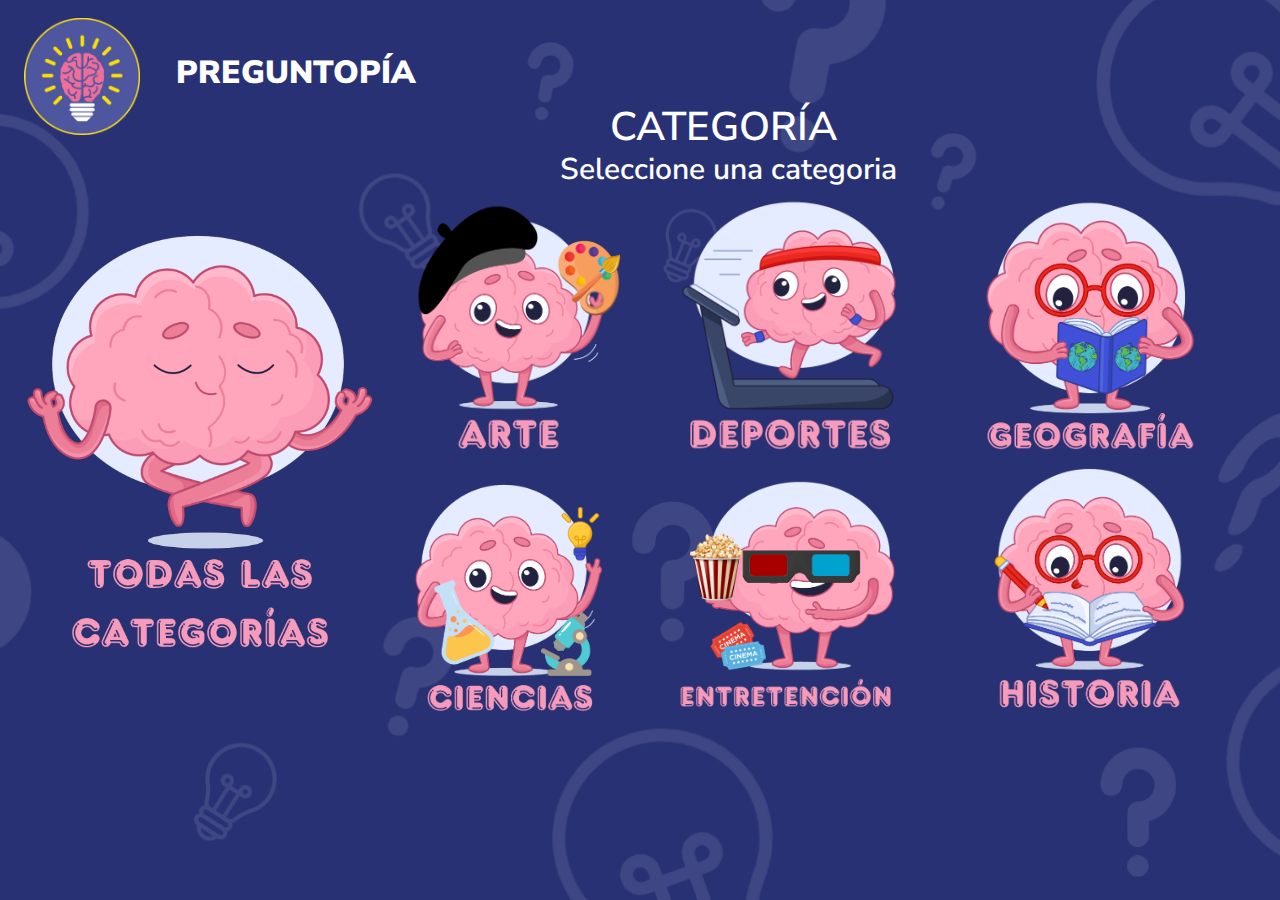
<file: Juego.html>
<!DOCTYPE html>
<html lang="en">
<head>
  <meta charset="utf-8" />
  <link rel="icon" href="/favicon.ico" />
  <meta name="viewport" content="width=device-width, initial-scale=1.0">
  <meta name="theme-color" content="#000000" />
  <title>Juego</title>
  <link rel="stylesheet" href="https://fonts.googleapis.com/css?family=Nunito+Sans%3A600%2C900"/>
  <link rel="stylesheet" href="https://fonts.googleapis.com/css?family=Source+Sans+Pro%3A600%2C900"/>
  <!-- Archivo para PC -->
  <link rel="stylesheet" media="screen and (min-width: 600px)" href="./css/styles/Estilo_Pc.css"/>
  <!-- Archivo para dispositivos móviles -->
  <link rel="stylesheet" media="screen and (max-width: 599px)" href="./css/styles/Estilo_Telefono.css"/>
  <style>

    /* Estilos específicos para teléfonos */
    @media screen and (max-width: 600px) {
        .telefono-only {
          display: block;
        }
        .desktop-tablet-only {
          display: none;
        }
      }

    /* Estilos específicos para escritorio y tabletas */
    @media screen and (min-width: 601px) {
      .telefono-only {
        display: none;
      }
      .desktop-tablet-only {
        display: block;
      }
    }
  </style>
</head>
<body>
    <!-- Contenido para teléfonos -->
    <div class="telefono-only">
        <div class="bienvenida-Movil">
          <div id="main">
              <div class="rectangle-white"></div>
              <div class="rectangle-yellow"></div>
              <img class="image-House" src="./css/assets_movil/image-Inicio.png"/>
              <img class="image-calender" src="./css/assets_movil/image-8.png"/>
              <img class="logo" src="./css/assets_movil/logo.png"/>
              <div class="oval-uDL">
              </div>
              <div class="buttonred">
              </div>
              <div class="crear-partida" onclick="modificarpagina()">Comenzar a jugar</div>
              <img class="image-brain" src="./css/assets_movil/image-14.png"/>
              <img class="image-3line" src="./css/assets_movil/image-16.png"/>
              <img class="image-bell" src="./css/assets_movil/image-7.png"/>
              <img class="image-config" src="./css/assets_movil/image-15.png"/>
              <div id="main2"></div>
              <div class="rectangle-grey">
                <img class="cerebroGreat" src='./css/assets_movil/cerebroGreat.png'/>
                <p class="text1">¡Prepárate para una batalla de cerebros!</p>
              </div>
                <div class="rectangle-opaco" onclick="continuar()" id="contenidoTutorial">
                  <img class="cerebroHi" src="./css/assets_movil/cerebroHi.png"/>
                  <img class="bubble" src="./css/assets_movil/rectangle-11.png"/>
                  <p class="textBubble">
                      ¡Qué bueno verte! <br/> Acompáñame a conocer <br/> la nueva experiencia.</p>
                  <p class="textScreen">
                      Toca en cualquier <br/> lugar para continuar </p>
              </div>
            </div>
            <div id="category-movil" style="display: none;">
            <p class="text-movil1">CATEGORÍAS</p>
            <p class="text-movil2">Seleccione una categoría:</p>
            <img class="image-movil1" data-value-movil="preguntas_artes" src="./css/assets_movil/arte.png" onclick="irAPaginamovil()"/>
            <img class="image-movil2" data-value-movil="preguntas_ciencias" src="./css/assets_movil/ciencia.png" onclick="irAPaginamovil()"/>
            <img class="image-movil3" data-value-movil="preguntas_deportes" src="./css/assets_movil/deporte.png" onclick="irAPaginamovil()"/>
            <img class="image-movil4" data-value-movil="preguntas_entretenimiento" src="./css/assets_movil/entretenimiento.png" onclick="irAPaginamovil()"/>
            <img class="image-movil5" data-value-movil="preguntas_geografia" src="./css/assets_movil/geografia.png" onclick="irAPaginamovil()"/>
            <img class="image-movil6" data-value-movil="preguntas_historia" src="./css/assets_movil/historia.png" onclick="irAPaginamovil()"/>
            <img class="image-movil7" data-value-movil="preguntas_y_respuestas" src="./css/assets_movil/todas.png" onclick="irAPaginamovil()"/>
          </div>
          <div id="Inicio-movil" style="display: none;">
            <img class="logo-Sok" src="./css/assets_movil/logo.png"/>
            <p class="preguntopa-NBc">PREGUNTOPÍA</p>
            <p class="textnombre">¿Cuál es tu nombre?</p>
            <input class="label" type="text" id="name-movil" placeholder="Ingrese su nombre" />
            <div class="iniciar-juego" onclick="cargarPreguntasMovil()">Iniciar Juego</div>
            <img class="iconoHI" src="./css/assets_movil/cerebroHi.png"/>
          <p class="Scores"></p>
              <div class="table-container-movil">
                  <table id="tablaPuntuaciones" class="table">
                    <h1>Tus puntuaciones</h1>
                    <thead>
                      <tr>
                          <th>Jugador</th>
                          <th>Puntuación</th>
                          <th>Vidas</th>
                      </tr>
                  </thead>
                  <tbody>
                      <!-- Aquí se llenarán dinámicamente los resultados del juego -->
                  </tbody>
                  </table>
                </div>
              </div>
          <div id="trivia-container-movil" style="display: none;">
            <div class="block">
              <img class="image-category-movil" id="imagenDinamica_movil"/>
              <p class="question" id="question-movil"></p>
              <p class="points">Puntuación: <span id="puntuacion-movil">0</span></p>
              <p class="life">Vidas: <span id="vidas-movil">5</span></p>
              <!-- Cambiar a botones y manejar la respuesta directamente -->
              <div class="reloj-movil" id="timer-movil">15</div>
              <div id="options-movil"></div>
              <div id="respuesta-movil"></div>
            </div>
        </div>
        <div id="fin-juego-movil" style="display: none;">
            <div class="rectangle-white"></div>
            <div class="rectangle-yellow"></div>
            <img class="image-House" src="./css/assets_movil/image-Inicio.png" onclick="volverMovil()"/>
            <img class="image-calender" src="./css/assets_movil/image-8.png"/>
            <img class="logo" src="./css/assets_movil/logo.png"/>
            <div class="oval-uDL"></div>
            <img class="image-brain" src="./css/assets_movil/image-14.png"/>
            <img class="image-3line" src="./css/assets_movil/image-16.png"/>
            <img class="image-bell" src="./css/assets_movil/image-7.png"/>
            <img class="image-config" src="./css/assets_movil/image-15.png"/>
            <p class="final">¡Juego Terminado!</p>
            <img class="image-win" src="./css/assets_movil/CerebroWin.png"/>
            <div class="puntaje-movil">
              <p class="puntos-ganados-movil">Puntos ganados en este juego</p>
              <p class="puntos"><span id="puntuacionResultado-movil"></span></p>
            </div>
            <div class="ganador-movil">
              <div class="rectangle-movil">
              </div>
              <div class="nombre-movil-text">Nombre</div>
              <div class="ganador-movil-text"><span id="nombreResultado-movil"></span></div>
              <p class="vidas">Vidas Restantes: <span id="vidasResultado-movil"></span></p>
            </div>
            <button class="buttonback-movil"onclick="CambiarCategoria()">Elegir Categoria</button>
            <button class="button-movil"onclick="volverAJugarmovil()">Volver a Jugar</button>
          </div>
        </div>
    </main>
    </div>
        </div>   
      </div>
    <script>
        function continuar() {
          // Oculta el contenidoTutorial al hacer clic
          document.getElementById('contenidoTutorial').style.display = 'none';
          masHTML = `<img class="cerebroHi2" src="./css/assets_movil/cerebroHi.png"/>
                  <img class="bubble2" src="./css/assets_movil/rectangle-11.png"/>
                  <p class="textBubble2">
                      Pulsa Comenzar a Jugar para elegir Categoria <br/> Pulsa el cerebro para desafiar tu mente <br/>
                      Pulsa el calendario para el reto diario <br/> Pulsa la casa para volver.</p>`;
          document.getElementById('main2').innerHTML = masHTML;
        }
    </script>
    <script>
      function modificarpagina() {
        // Ocultar contenedor de resultados del juego
        document.getElementById('category-movil').style.display = 'block';
        document.getElementById('main').style.display = 'none';
      }
    </script>
    <script>
      function irAPaginamovil() {
        // Obtener el valor de data-value del elemento clicado
        var categoriamovil = event.target.getAttribute('data-value-movil');

        // Guardar la categoría en localStorage
        localStorage.setItem('categoria-movil', categoriamovil);

        switch (categoriamovil) {
              case 'preguntas_artes':
                imagenDinamica_movil.src = './css/assets_movil/arte.png';
                break;
              case 'preguntas_ciencias':
                imagenDinamica_movil.src = './css/assets_movil/ciencia.png';
                break;
              case 'preguntas_deportes':
                imagenDinamica_movil.src = './css/assets_movil/deporte.png';
                break;
              case 'preguntas_entretenimiento':
                imagenDinamica_movil.src = './css/assets_movil/entretenimiento.png';
                break;
              case 'preguntas_geografia':
                imagenDinamica_movil.src = './css/assets_movil/geografia.png';
                break;
              case 'preguntas_historia':
                imagenDinamica_movil.src = './css/assets_movil/historia.png';
                break;
              case 'preguntas_y_respuestas':
                imagenDinamica_movil.src = './css/assets_movil/todas.png';
                break;
            }

        // Obtener el elemento con id 'category-movil' y ocultarlo si existe
        var categoryMovilDiv = document.getElementById('category-movil');
        if (categoryMovilDiv) {
            categoryMovilDiv.style.display = 'none';
            document.getElementById('Inicio-movil').style.display = 'block';
        } else {
            console.error("Elemento 'category-movil' no encontrado.");
        }
      }
    </script>
    <script>
      function CambiarCategoria() {
        // Restablecer vidas y puntuación
        vidas_movil = 5;
        puntuacion_movil = 0;
        juegoFinalizado_movil = false;

        // Actualizar la información del juego en pantalla
        actualizarInfoJuegoMovil();

        // Ocultar contenedor de resultados del juego
        document.getElementById('fin-juego-movil').style.display = 'none';
        document.getElementById('category-movil').style.display = 'block';
      }
  </script>
  <script>
    function volverAJugarmovil() {
      // Restablecer vidas y puntuación
      vidas_movil = 5;
      puntuacion_movil = 0;
      juegoFinalizado_movil = false;

      // Actualizar la información del juego en pantalla
      actualizarInfoJuegoMovil();
      cargarPreguntasMovil();

      document.getElementById('fin-juego-movil').style.display = 'none';
      document.getElementById('trivia-container-movil').style.display = 'block';
    }
  </script>
  <script>
    function volverMovil() {
      // Restablecer vidas y puntuación
      vidas_movil = 5;
      puntuacion_movil = 0;
      juegoFinalizado_movil = false;

      // Actualizar la información del juego en pantalla
      actualizarInfoJuegoMovil();

      document.getElementById('fin-juego-movil').style.display = 'none';
      document.getElementById('main').style.display = 'block';
    }
  </script>

    <!-- Contenido para PC y tabletas -->
    <div class="desktop-tablet-only">
        <div class="bienvenida-MBp">
            <div class="group-2-9J2">
                <img class="logo-CvW" src="./css/assets/logo.png" onclick="returnLobby()"/>
                <p class="preguntopa-LG2">PREGUNTOPÍA</p>
            </div>
            <div id="category">
               <p class="text11">CATEGORÍA</p>
                <p class="text10">Seleccione una categoria</p>
                <img class="image1" data-value="preguntas_artes" src="./css/assets/arte.png" onclick="irAPagina()"/>
                <img class="image2" data-value="preguntas_ciencias" src="./css/assets/ciencia.png" onclick="irAPagina()"/>
                <img class="image3" data-value="preguntas_deportes" src="./css/assets/deporte.png" onclick="irAPagina()"/>
                <img class="image4" data-value="preguntas_entretenimiento" src="./css/assets/entretenimiento.png" onclick="irAPagina()"/>
                <img class="image5" data-value="preguntas_geografia" src="./css/assets/geografia.png" onclick="irAPagina()"/>
                <img class="image6" data-value="preguntas_historia" src="./css/assets/historia.png" onclick="irAPagina()"/>
                <img class="image7" data-value="preguntas_y_respuestas" src="./css/assets/todas.png" onclick="irAPagina()"/>
            </div>
            <main>
              <form id="form-container" style="display: none;">
                <div id="info-container">
                    <img class="image8" src="./css/assets/CerebroT.png"/>
                </div>
                <p class="text3">¿Cuál es tu nombre?</p>
                <input class="label" type="text" id="name" placeholder="Ingrese su nombre"/>
            
                <div class="group-3-7yc" onclick="cargarPreguntas()">
                    <p>Iniciar Juego</p>
                </div>
                <div class="table-container">
                    <table class="table">
                      <h1>Resultados del Juego</h1>
                        <thead>
                            <tr>
                                <th><h2>Nombre Jugador</h2></th>
                                <th><h2>Puntuación</h2></th>
                                <th><h2>Vidas</h2></th>
                            </tr>
                        </thead>
                        <tbody>
                          <td>
                            <!-- Aquí se llenarán dinámicamente los resultados del juego -->
                          </td>
                        </tbody>
                    </table>
                </div>
            </form>
              <div id="trivia-container" style="display: none;">
                  <img class="image-category" id="imagenDinamica"/>
                  <p class="text5" id="question"></p>
                  <p class="text">Puntuación: <span id="puntuacion">0</span></p>
                  <p class="text2">Vidas: <span id="vidas">5</span></p>
                  <!-- Cambiar a botones y manejar la respuesta directamente -->
                  <div class="reloj-emY" id="timer">15</div>
                  <div id="options"></div>
                  <div id="respuesta"></div>
              </div>
  
              <div id="fin-juego" style="display: none;">
                  <p class="text6">¡Juego Terminado!</p>
                  <div class="image9">
                  </div>
                  <div class="puntaje-DFp">
                    <p class="puntos-ganados">Puntos ganados en este juego</p>
                    <p class="text8"><span id="puntuacionResultado"></span></p>
                  </div>
                  <div class="ganador">
                    <div class="rectangle-3">
                    </div>
                    <div class="nombre-text">Nombre</div>
                    <div class="ganador-text"><span id="nombreResultado"></span></div>
                    <p class="text9">Vidas Restantes: <span id="vidasResultado"></span></p>
                  </div>
                  <button class="buttonback"onclick="volverAPagina()">Volver al Inicio</button>
                  <button class="button"onclick="volverAJugar()">Volver a Jugar</button>
                </div>
              </div>
          </main>
          </div>
          <script>
            function volverAPagina() {
              // Restablecer vidas y puntuación
              vidas = 5;
              puntuacion = 0;
              juegoFinalizado = false;
  
              // Actualizar la información del juego en pantalla
              actualizarInfoJuego();
  
              // Ocultar contenedor de resultados del juego
              document.getElementById('fin-juego').style.display = 'none';
              document.getElementById('category').style.display = 'block';
            }
        </script>
          <script>
            function volverAJugar() {
              // Restablecer vidas y puntuación
              vidas = 5;
              puntuacion = 0;
              juegoFinalizado = false;

              // Actualizar la información del juego en pantalla
              actualizarInfoJuego();
              cargarPreguntas();
  
              // Ocultar contenedor de resultados del juego
              document.getElementById('trivia-container').style.display = 'block';
              document.getElementById('fin-juego').style.display = 'none';
            }
        </script>
        </div>
        <script>
          function irAPagina() {
            // Obtener el valor de data-value del elemento clicado
            var categoria = event.target.getAttribute('data-value');
            
            // Guardar la categoría en localStorage
            localStorage.setItem('categoria', categoria);

            // Obtener el elemento img que mostrará la imagen dinámica
            var imagenDinamica = document.getElementById('imagenDinamica');

            // Cambiar la imagen según el valor de data-value
            switch (categoria) {
              case 'preguntas_artes':
                imagenDinamica.src = './css/assets/arte.png';
                break;
              case 'preguntas_ciencias':
                imagenDinamica.src = './css/assets/ciencia.png';
                break;
              case 'preguntas_deportes':
                imagenDinamica.src = './css/assets/deporte.png';
                break;
              case 'preguntas_entretenimiento':
                imagenDinamica.src = './css/assets/entretenimiento.png';
                break;
              case 'preguntas_geografia':
                imagenDinamica.src = './css/assets/geografia.png';
                break;
              case 'preguntas_historia':
                imagenDinamica.src = './css/assets/historia.png';
                break;
              case 'preguntas_y_respuestas':
                imagenDinamica.src = './css/assets/todas.png';
                break;
            }
            // Ocultar contenedor de resultados del juego
            document.getElementById('form-container').style.display = 'block';
              document.getElementById('category').style.display = 'none';
          }
        </script>
    <script>
        function returnLobby() {
        window.location.href = "./css/bienvenida.html";
    }
    </script>
    </div>
  <script src="ProjectoIntegrador.js" defer></script>
  <script src="ProyectoIntegradorMovil.js" defer></script>
</body>
</html>
</file>
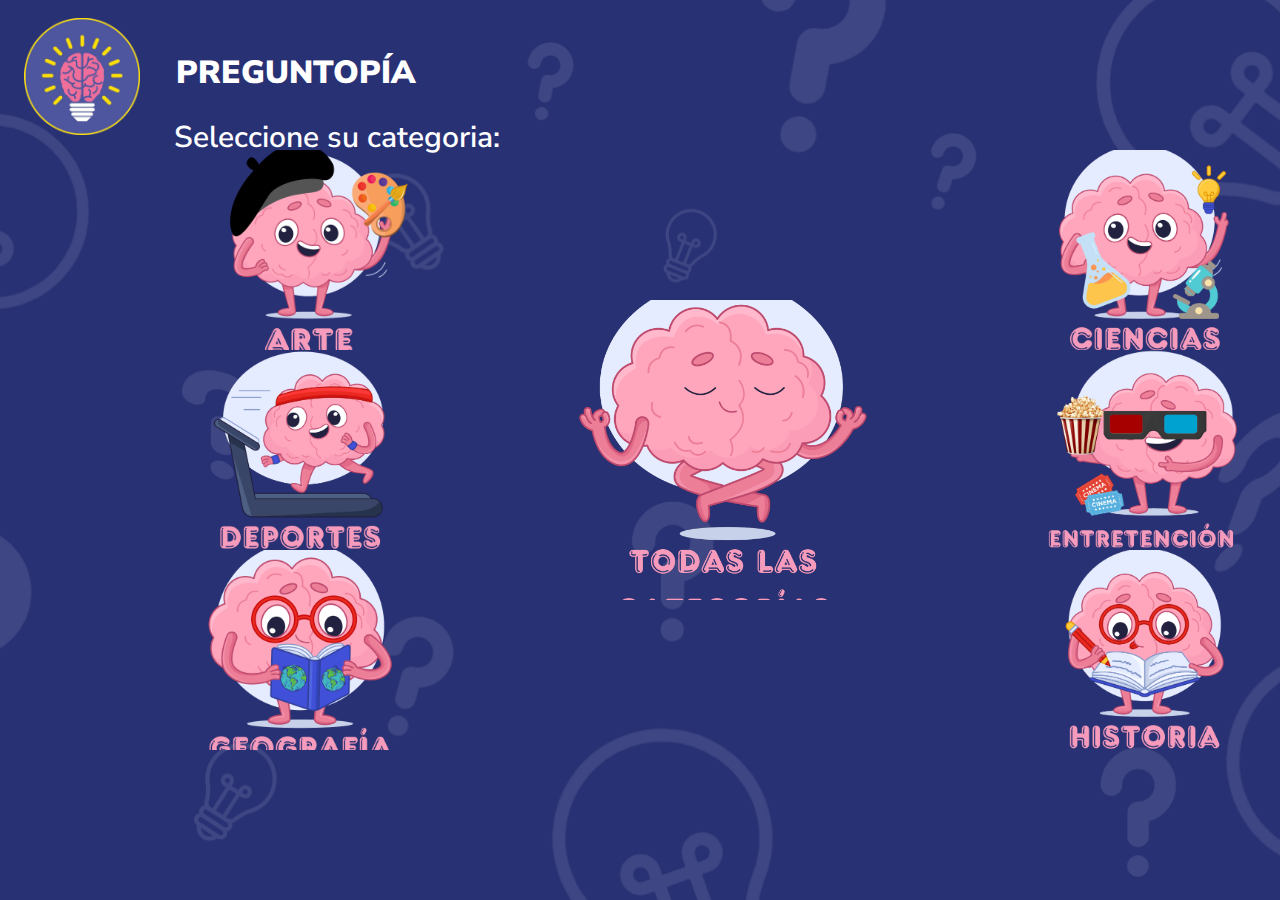
<file: PI-Web.html>
<!DOCTYPE html>
<html lang="en">
<head>
    <meta charset="utf-8" />
    <link rel="icon" href="/favicon.ico" />
    <meta name="viewport" content="width=device-width, initial-scale=1.0">
    <meta name="theme-color" content="#000000" />
    <title>Juego de Trivia</title>
    <link rel="stylesheet" href="https://fonts.googleapis.com/css?family=Nunito+Sans%3A600%2C900"/>
    <link rel="stylesheet" href="https://fonts.googleapis.com/css?family=Source+Sans+Pro%3A600%2C900"/>
    <link rel="stylesheet" href="./css/styles/bienvenida.css"/>
</head>

<body>
    <div class="bienvenida-MBp">
    <div class="group-2-9J2">
        <img class="logo-CvW" src="./css/assets/logo.png" onclick="volverAPagina()"/>
        <p class="preguntopa-LG2">PREGUNTOPÍA</p>
        <p class="text4">Seleccione su categoria:</p>
    </div>
    <div id="category">
        <img class="image1" id="category" value="preguntas_artes" src="./css/assets/arte.png" onclick="irAPagina()"/>
        <img class="image2" id="category" value="preguntas_ciencias" src="./css/assets/ciencia.png" onclick="irAPagina()"/>
        <img class="image3" id="category" value="preguntas_deportes" src="./css/assets/deporte.png" onclick="irAPagina()"/>
        <img class="image4" id="category" value="preguntas_entretenimiento" src="./css/assets/entretenimiento.png" onclick="irAPagina()"/>
        <img class="image5" id="category" value="preguntas_geografia" src="./css/assets/geografia.png" onclick="irAPagina()"/>
        <img class="image6" id="category" value="preguntas_historia" src="./css/assets/historia.png" onclick="irAPagina()"/>
        <img class="image7" id="category" value="preguntas_y_respuestas" src="./css/assets/todas.png" onclick="irAPagina()"/>
    </div>
        <script>
            function irAPagina() {
              window.location.href = "../Juego.html";
           }
        </script>

        <script>
            function volverAPagina() {
            window.location.href = "./css/bienvenida.html";
        }
        </script>
</body>
</html>
</file>
<file: css/styles/Estilo_Pc.css>
html {
	font-size:62.5%;
}
* {
	margin: 0;
	padding: 0;
}
ul, li {
	list-style: none;
}
input {
	border: none;
}
body {
  height: 100vh;
  margin: 0;
  padding: 0;
  overflow: hidden;
}
.bienvenida-MBp {
  width: 100%;
  height: 100vh;
  background-size: cover;
  background-repeat: no-repeat;
  background-position: center;
  background-image: url('../assets/vector-1.png');
  background-color: #ffffff;
}
.bienvenida-MBp .preprate-para-la-aventura-intelectual-de-tu-vida-sZU {
  width: 73.3rem;
  height: 15.9rem;
  position: absolute;
  left: 12rem;
  top: 20rem;
  font-size: 5.8rem;
  font-weight: 600;
  line-height: 1.3625;
  color: #ffffff;
  font-family: Nunito Sans, 'Source Sans Pro';
}
.bienvenida-MBp .el-universo-donde-la-trivia-cobra-vida-enfrenta-desafos-compite-con-jugadores-globales-y-escala-hasta-la-cima-del-saber-descbrelo-ahora-y-sumrgete-en-el-desafo-whk {
  width: 51.4rem;
  height: 8.2rem;
  position: absolute;
  left: 12rem;
  top: 38rem;
  font-size: 2rem;
  font-weight: 600;
  line-height: 1.3625;
  color: #ffffff;
  font-family: Nunito Sans, 'Source Sans Pro';
}
.bienvenida-MBp .group-1-7yc {
  width: 19.7rem;
  height: 6.4rem;
  position: absolute;
  left: 12rem;
  top: 50rem;
  display: flex;
  align-items: center;
  justify-content: center;
  font-size: 2.1rem;
  font-weight: 600;
  line-height: 1.3625;
  color: #ffffff;
  font-family: Nunito Sans, 'Source Sans Pro';
  white-space: nowrap;
  background-color: #ed709a;
  border-radius: 5rem;
  cursor: pointer;
  z-index: 1; /* Ajusta según sea necesario */
}
.bienvenida-MBp .group-2-9J2 {
  width: 39rem;
  height: 11.7rem;
  position: absolute;
  left: 2.4rem;
  top: 1.8rem;
  display: flex;
  align-items: center;
}
.bienvenida-MBp .group-2-9J2 .logo-CvW {
  margin-right: 3.6rem;
  width: 11.6rem;
  height: 11.7rem;
  object-fit: cover;
  vertical-align: top;
  flex-shrink: 0;
}
.bienvenida-MBp .group-2-9J2 .preguntopa-LG2 {
  margin-bottom: 0.7rem;
  font-size: 3.2rem;
  font-weight: 900;
  line-height: 1.3625;
  color: #ffffff;
  font-family: Nunito Sans, 'Source Sans Pro';
  white-space: nowrap;
  flex-shrink: 0;
}
.bienvenida-MBp .cerebroinicio-Qj4 {
  width: 56.6353rem;
  height: 52.6rem;
  position: absolute;
  left: 88rem;
  top: 10rem;
  object-fit: cover;
  vertical-align: top;
}
.bienvenida-MBp .text {
  width: 51.4rem;
  height: 8.2rem;
  position: absolute;
  left: 104.2rem;
  top: 7rem;
  font-size: 2rem;
  font-weight: 600;
  line-height: 1.3625;
  color: #ffffff;
  font-family: Nunito Sans, 'Source Sans Pro';
}
.bienvenida-MBp .text2 {
  width: 51.4rem;
  height: 8.2rem;
  position: absolute;
  left: 104.2rem;
  top: 10rem;
  font-size: 2rem;
  font-weight: 600;
  line-height: 1.3625;
  color: #ffffff;
  font-family: Nunito Sans, 'Source Sans Pro';
}
.bienvenida-MBp .text3 {
  width: 45.9rem;
  height: 6.9rem;
  position: absolute;
  left: 26.6rem;
  top: 14rem;
  font-size: 5rem;
  font-weight: 600;
  line-height: 1.3625;
  color: #ffffff;
  font-family: Nunito Sans, 'Source Sans Pro';
  white-space: nowrap;
}
.bienvenida-MBp .label {
  box-sizing: border-box;
  padding: 1rem 2.7rem 1.3rem 2.7rem;
  width: 70.7rem;
  height: 6.4rem;
  position: absolute;
  left: 14.9rem;
  top: 21rem;
  font-size: 3rem;
  font-weight: 600;
  line-height: 1.3625;
  color: rgba(148, 148, 148, 0.7058823705);
  font-family: Nunito Sans, 'Source Sans Pro';
  white-space: nowrap;
  background-color: #ffffff;
  border-radius: 2rem;
  text-align: center; /* Alinea el texto horizontalmente */
}
.bienvenida-MBp .group-3-7yc {
  width: 19.7rem;
  height: 6.4rem;
  position: absolute;
  left: 40.4rem;
  top: 29rem;
  display: flex;
  align-items: center;
  justify-content: center;
  font-size: 2.1rem;
  font-weight: 600;
  line-height: 1.3625;
  color: #ffffff;
  font-family: Nunito Sans, 'Source Sans Pro';
  white-space: nowrap;
  background-color: #ed709a;
  border-radius: 5rem;
  cursor: pointer;
  z-index: 1; /* Ajusta según sea necesario */
}
.bienvenida-MBp .text4 {
  width: 73.3rem;
  height: 15.9rem;
  position: absolute;
  left: 15rem;
  top: 10rem;
  font-size: 3rem;
  font-weight: 600;
  line-height: 1.3625;
  color: #ffffff;
  font-family: Nunito Sans, 'Source Sans Pro';
}
.bienvenida-MBp .text5 {
  width: 73.3rem;
  height: 15.9rem;
  position: absolute;
  left: 15rem;
  top: 15rem;
  font-size: 3rem;
  font-weight: 600;
  line-height: 1.3625;
  color: #ffffff;
  font-family: Nunito Sans, 'Source Sans Pro';
}
.bienvenida-MBp .text6 {
  width: 42.9rem;
  height: 6.9rem;
  position: absolute;
  left: 21rem;
  top: 10rem;
  text-align: center;
  font-size: 5rem;
  font-weight: 800;
  line-height: 1.3625;
  color: #ffffff;
  font-family: Nunito Sans, 'Source Sans Pro';
  white-space: nowrap;
}
.bienvenida-MBp .puntaje-DFp .text8 {
  width: 19.8rem;
  height: 15rem;
  position: absolute;
  left: 7.05rem;
  top: 7.1rem;
  text-align: center;
  font-size: 11rem;
  font-weight: 600;
  line-height: 1.3625;
  color: #ffffff;
  font-family: Nunito Sans, 'Source Sans Pro';
  white-space: nowrap;
}
.bienvenida-MBp .text9 {
  width: 15.9rem;
  height: 4.1rem;
  position: absolute;
  left: 15.8rem;
  top: 9rem;
  display: flex;
  align-items: center;
  justify-content: center;
  font-size: 3rem;
  font-weight: 800;
  line-height: 1.3625;
  color: #ffc707;
  font-family: Nunito Sans, 'Source Sans Pro';
  white-space: nowrap;
}
.bienvenida-MBp .image1 {
  width: 22rem;
  height: 26rem;
  position: absolute;
  left: 40rem;
  top: 20rem;
  object-fit: cover;
  vertical-align: top;
}
.bienvenida-MBp .image2 {
  width: 20rem;
  height: 24rem;
  position: absolute;
  left: 41rem;
  top: 48rem;
  object-fit: cover;
  vertical-align: top;
}
.bienvenida-MBp .image3 {
  width: 22rem;
  height: 26rem;
  position: absolute;
  left: 68rem;
  top: 19.5rem;
  object-fit: cover;
  vertical-align: top;
}
.bienvenida-MBp .image4 {
  width: 22rem;
  height: 24rem;
  position: absolute;
  left: 68rem;
  top: 47.5rem;
  object-fit: cover;
  vertical-align: top;
}
.bienvenida-MBp .image5 {
  width: 22rem;
  height: 26rem;
  position: absolute;
  left: 98rem;
  top: 19.5rem;
  object-fit: cover;
  vertical-align: top;
}
.bienvenida-MBp .image6 {
  width: 22rem;
  height: 26rem;
  position: absolute;
  left: 98rem;
  top: 46rem;
  object-fit: cover;
  vertical-align: top;
}
.bienvenida-MBp .image7 {
  width: 36rem;
  height: 44rem;
  position: absolute;
  left: 2rem;
  top: 22rem;
  object-fit: cover;
  vertical-align: top;
}
.bienvenida-MBp .image8 {
  width: 50rem;
  height: 50rem;
  position: absolute;
  left: 95rem;
  top: 10rem;
  object-fit: cover;
  vertical-align: top;
}
.bienvenida-MBp .image9 {
  width: 55rem;
  height: 50rem;
  position: relative;
  left: 82rem;
  top: 18rem;
  background-size: 100% 156.56%;
  background-position: 0rem -15.5181rem;
  background-image: url('../assets/CerebroWin.png');
}
.bienvenida-MBp .image-category {
  width: 50rem;
  height: 50rem;
  position: absolute;
  left: 94rem;
  top: 18rem;
}
.button {
  width: 19.7rem;
  height: 6.4rem;
  position: absolute;
  left: 20rem;
  top: 67rem;
  display: flex;
  align-items: center;
  justify-content: center;
  font-size: 2.1rem;
  font-weight: 600;
  line-height: 1.3625;
  color: #ffffff;
  font-family: Nunito Sans, 'Source Sans Pro';
  white-space: nowrap;
  background-color: #ed709a;
  border-radius: 5rem;
  cursor: pointer;
}
.buttonback {
  width: 19.7rem;
  height: 6.4rem;
  position: absolute;
  left: 45rem;
  top: 67rem;
  display: flex;
  align-items: center;
  justify-content: center;
  font-size: 2.1rem;
  font-weight: 600;
  line-height: 1.3625;
  color: #ffffff;
  font-family: Nunito Sans, 'Source Sans Pro';
  white-space: nowrap;
  background-color: #ed709a;
  border-radius: 5rem;
  cursor: pointer;
}
/* Estilo para el primer botón */
.button1 {
  width: 72.9rem;
  height: 6.4rem;
  position: absolute;
  left: 10.8rem;
  top: 12em;
  display: flex;
  align-items: center;
  justify-content: center;
  font-size: 2.5rem;
  font-weight: 800;
  line-height: 1.3625;
  color: #ffffff;
  font-family: Nunito Sans, 'Source Sans Pro';
  white-space: nowrap;
  background-color: #ed709a;
  border-radius: 2rem;
  cursor: pointer;
  z-index: 1;
}

/* Estilo para el segundo botón */
.button2 {
  width: 72.9rem;
  height: 6.4rem;
  position: absolute;
  left: 10.8rem;
  top: 16em;
  display: flex;
  align-items: center;
  justify-content: center;
  font-size: 2.5rem;
  font-weight: 800;
  line-height: 1.3625;
  color: #ffffff;
  font-family: Nunito Sans, 'Source Sans Pro';
  white-space: nowrap;
  background-color: #ed709a;
  border-radius: 2rem;
  cursor: pointer;
  z-index: 1;
}
/* Estilo para el tercer botón */
.button3 {
  width: 72.9rem;
  height: 6.4rem;
  position: absolute;
  left: 10.8rem;
  top: 20em;
  display: flex;
  align-items: center;
  justify-content: center;
  font-size: 2.5rem;
  font-weight: 800;
  line-height: 1.3625;
  color: #ffffff;
  font-family: Nunito Sans, 'Source Sans Pro';
  white-space: nowrap;
  background-color: #ed709a;
  border-radius: 2rem;
  cursor: pointer;
  z-index: 1;
}

/* Estilo para el cuarto botón */
.button4 {
  width: 72.9rem;
  height: 6.4rem;
  position: absolute;
  left: 10.8rem;
  top: 24em;
  display: flex;
  align-items: center;
  justify-content: center;
  font-size: 2.5rem;
  font-weight: 800;
  line-height: 1.3625;
  color: #ffffff;
  font-family: Nunito Sans, 'Source Sans Pro';
  white-space: nowrap;
  background-color: #ed709a;
  border-radius: 2rem;
  cursor: pointer;
  z-index: 1;
}
.bienvenida-MBp .text11 {
  width: 35.9rem;
  height: 5.5rem;
  position: absolute;
  left: 61rem;
  top: 10rem;
  font-size: 4rem;
  font-weight: 600;
  line-height: 1.3625;
  color: #ffffff;
  font-family: Nunito Sans, 'Source Sans Pro';
  white-space: nowrap;
}
.bienvenida-MBp .text10 {
  width: 35.9rem;
  height: 5.5rem;
  position: absolute;
  left: 56rem;
  top: 15rem;
  font-size: 3rem;
  font-weight: 600;
  line-height: 1.3625;
  color: #ffffff;
  font-family: Nunito Sans, 'Source Sans Pro';
  white-space: nowrap;
}
.reloj-emY {
  align-items: center;
  background-color:#ffb600;
  border-radius: 5rem;
  color:#1e1e1e;
  display: flex;
  font-family: 
  Nunito Sans, 'Source Sans Pro';
  font-size: 2.1rem;
  font-weight: 800;
  height: 6.5rem;
  justify-content: center;
  left: 123.5rem;
  line-height: 1.3625;
  position: absolute;
  top: 7rem;
  white-space: nowrap;
  width: 19.7rem;
}
.button:hover{
  border-color: #FFD700;
  border: 3px solid #FFD700;
}
.buttonback:hover{
  border-color: #FFD700;
  border: 3px solid #FFD700;
}
.button1:hover{
  border-color: #FFD700;
  border: 3px solid #FFD700;
}
.button2:hover{
  border-color: #FFD700;
  border: 3px solid #FFD700;
}
.button3:hover{
  border-color: #FFD700;
  border: 3px solid #FFD700;
}
.button4:hover{
  border-color: #FFD700;
  border: 3px solid #FFD700;
}

.bienvenida-MBp .group-1-7yc:hover{
  border-color: #FFD700;
  border: 1px solid #FFD700;
}
.bienvenida-MBp .group-3-7yc:hover{
  border-color: #FFD700;
  border: 1px solid #FFD700;
}
.bienvenida-MBp .table-container {
  width: 55%;
  height: 40%;
  position: absolute;
  left: 10rem;
  top: 37rem;
  color: #ffffff;
  border: solid 0.1rem rgba(255, 255, 255, 0.8999999762);
  background-color: rgba(96, 73, 160, 0.8999999762);
  border-radius: 3rem;
  text-align: center;
  font-size: 12px;
}
.bienvenida-MBp .table-container .table {
  width: 100%;
  color: #ffffff;
  text-align: center;
  font-size: 14px; /* Ajusta el tamaño de la fuente */
}
.bienvenida-MBp .table-container .table .th, .bienvenida-MBp .table-container .table .td {
  color: #ffffff;
  text-align: center;
  border: 1px solid #ffffff;
}
.bienvenida-MBp .table-container .table tbody tr:nth-child(odd) {
  background-color: #646cb0; /* Color para filas impares del tbody */
  border: 1px solid #ffffff;
}
.bienvenida-MBp .table-container .table tbody tr:nth-child(even) {
  background-color: #858dd1; /* Color para filas pares del tbody */
  border: 1px solid #ffffff; 
}
.bienvenida-MBp .puntaje-DFp {
  width: 33.9rem;
  height: 33.2rem;
  position: absolute;
  left: 25.5rem;
  top: 16.5rem;
  background-size: cover;
  background-repeat: no-repeat;
  background-position: center;
  background-image: url('../assets/ellipse-7.png');
}
.bienvenida-MBp .puntaje-DFp .puntos-ganados {
  width: 19rem;
  height: 6.9rem;
  position: absolute;
  left: 7.45rem;
  top: 21.4rem;
  text-align: center;
  font-size: 2.5rem;
  font-weight: 600;
  line-height: 1.3625;
  color: #ffffff;
  font-family: Nunito Sans, 'Source Sans Pro';
}
.bienvenida-MBp .ganador {
  width: 47.5rem;
  height: 9.1rem;
  position: absolute;
  left: 18.7rem;
  top: 51rem;
  border-radius: 2.5rem;
}
.bienvenida-MBp .ganador .rectangle-3 {
  width: 47.5rem;
  height: 14rem;
  position: absolute;
  left: 0;
  top: 0.325rem;
  border: solid 0.4rem #c9cbd0;
  box-sizing: border-box;
  background-color: #6f7a9a;
  border-radius: 2.5rem;
}
.bienvenida-MBp .ganador .nombre-text {
  width: 11.4rem;
  height: 4.1rem;
  position: absolute;
  left: 18.1rem;
  top: 0.7667rem;
  display: flex;
  align-items: center;
  justify-content: center;
  font-size: 3rem;
  font-weight: 800;
  line-height: 1.3625;
  color: #ffffff;
  font-family: Nunito Sans, 'Source Sans Pro';
  white-space: nowrap;
}
.bienvenida-MBp .ganador .ganador-text {
  width: 15.9rem;
  height: 4.1rem;
  position: absolute;
  left: 15.8rem;
  top: 4.8292rem;
  display: flex;
  align-items: center;
  justify-content: center;
  font-size: 3rem;
  font-weight: 800;
  line-height: 1.3625;
  color: #ffc707;
  font-family: Nunito Sans, 'Source Sans Pro';
  white-space: nowrap;
}
</file>
<file: css/styles/Estilo_Telefono.css>
html {
  font-size: 62.5%;
}
* {
  margin: 0;
  padding: 0;
}
ul, li {
  list-style: none;
}
input {
  border: none;
}
body {
  height: 100vh;
  margin: 0;
  padding: 0;
  overflow: hidden;
  font-size: 1.6rem;
}
.fondo_movil{
  width: 100%;
  height: 100vh;
  background-size: cover;
  background-repeat: no-repeat;
  background-position: center;
  background-image: url('../assets_movil/fondo2.png');
  background-color: #ffffff;
}
.fondo_movil .auto-group {
  box-sizing: border-box;
  padding: 5.8rem 8.95rem 20.2rem 9.05rem;
  width: 100%;
  align-items: center;
  display: flex;
  flex-direction: column;
  background-size: cover;
  background-repeat: no-repeat;
  background-position: center;
  background-image: url('../assets_movil/vector-2.png');
  flex-shrink: 0;
}
.fondo_movil .auto-group .preguntopa-L5G {
  margin: 0rem 0.5rem 2.6rem 0rem;
  font-size: 3.2rem;
  font-weight: 900;
  line-height: 1.3625;
  color: #ffffff;
  font-family: Nunito Sans, 'Source Sans Pro';
  white-space: nowrap;
  flex-shrink: 0;
}
.fondo_movil .auto-group .Title {
  max-width: 24.8rem;
  text-align: center;
  font-size: 2rem;
  font-weight: 600;
  line-height: 1.3625;
  color: #ffffff;
  font-family: Nunito Sans, 'Source Sans Pro';
  flex-shrink: 0;
}
.fondo_movil .auto-group-block {
  box-sizing: border-box;
  padding: 15rem 3.9rem 7.2rem 3.9rem;
  width: 100%;
  align-items: center;
  display: flex;
  flex-direction: column;
  flex-shrink: 0;
}
.fondo_movil .auto-group-block .cerebroinicio{
  margin-left: 0.013rem;
  width: 20.613rem;
  height: 20rem;
  object-fit: cover;
  vertical-align: top;
  border-radius: 7.2rem;
  flex-shrink: 0;
}
.fondo_movil .auto-group-block .buttonblue {
  width: 100%;
  height: 5rem;
  text-align: center;
  font-size: 2.6rem;
  font-weight: 600;
  line-height: 1.3625;
  color: #ffffff;
  font-family: Nunito Sans, 'Source Sans Pro';
  white-space: nowrap;
  display: flex;
  align-items: center;
  justify-content: center;
  background-color: #293175;
  border-radius: 1.2rem;
  flex-shrink: 0;
}
.fondo_movil .textLogin {
  position: absolute;
  left: 10rem;
  top: 53rem;
  font-size: 2rem;
  font-weight: 600;
  line-height: 1.3625;
  color: #293175;
  font-family: Nunito Sans, 'Source Sans Pro';
  white-space: nowrap;
  flex-shrink: 0;
}
.fondo_movil .buttonsLogin {
  box-sizing: border-box;
  padding: 1rem 1rem 1rem 1rem;
  width: 100%;
  align-items: center;
  display: flex;
  flex-direction: column;
  flex-shrink: 0;
}
.fondo_movil .buttonsLogin .buttonF {
  margin: 0rem 0.3rem 2rem 0.3rem;
  box-sizing: border-box;
  padding: 0.5rem 5rem 0.5rem 4.5rem;
  width: calc(100% - 0.6rem);
  height: 5rem;
  display: flex;
  align-items: center;
  background-color: #2992fb;
  border-radius: 1.2rem;
  flex-shrink: 0;
}
.fondo_movil .buttonsLogin .buttonF .iconF {
  margin: 0rem 0.883rem 0.1rem 0rem;
  width: 3rem;
  height: 3rem;
  position: absolute;
  left: 6.5rem;
  top: 58rem;
}
.fondo_movil .buttonsLogin .buttonF .textF {
  margin-top: 0.2rem;
  position: absolute;
  left: 12rem;
  top: 58rem;
  font-size: 2rem;
  font-weight: 600;
  line-height: 1.3625;
  color: #ffffff;
  font-family: Nunito Sans, 'Source Sans Pro';
}
.fondo_movil .buttonsLogin .buttonA {
  margin: 0rem 0.4rem 2rem 0.2rem;
  box-sizing: border-box;
  padding: 0.5rem 5rem 0.5rem 4.5rem;
  width: calc(100% - 0.6rem);
  height: 5rem;
  display: flex;
  align-items: center;
  background-color: #ffffff;
  border-radius: 1.2rem;
  flex-shrink: 0;
}
.fondo_movil .buttonsLogin .buttonA .iconA {
  margin: 0rem 1.4rem 1rem 0rem;
  width: 2.527rem;
  height: 3rem;
  position: absolute;
  left: 6.5rem;
  top: 65rem;
}
.fondo_movil .buttonsLogin .buttonA .textA {
  margin-top: 0.2rem;
  position: absolute;
  left: 13.5rem;
  top: 65rem;
  font-size: 2rem;
  font-weight: 600;
  line-height: 1.3625;
  color: #000000;
  font-family: Nunito Sans, 'Source Sans Pro';
}
.fondo_movil .buttonsLogin .buttonG {
  margin: 0rem 0.4rem 1.1rem 0.2rem;
  box-sizing: border-box;
  padding: 0.5rem 5rem 0.5rem 4.5rem;
  width: calc(100% - 0.6rem);
  height: 5rem;
  display: flex;
  align-items: center;
  background-color: #ffffff;
  border-radius: 1.2rem;
  flex-shrink: 0;
}
.fondo_movil .buttonsLogin .buttonG .iconG {
  margin-right: 0.66rem;
  width: 2.94rem;
  height: 3rem;
  position: absolute;
  left: 6.5rem;
  top: 72rem;
}
.fondo_movil .buttonsLogin .buttonG .textG {
  margin-top: 0.2rem;
  position: absolute;
  left: 13rem;
  top: 72rem;
  font-size: 2rem;
  font-weight: 600;
  line-height: 1.3625;
  color: #000000;
  font-family: Nunito Sans, 'Source Sans Pro';
}
.fondo_movil .buttonsLogin .invitado {
  margin: 0rem 0.2rem 0.5rem 0rem;
  text-align: center;
  font-size: 1.8rem;
  font-weight: 200;
  line-height: 1.3640000025;
  text-transform: capitalize;
  text-decoration-line: underline;
  color: #293175;
  font-family: Nunito Sans, 'Source Sans Pro';
  white-space: nowrap;
  display: flex;
  align-items: baseline;
  flex-shrink: 0;
}
.fondo_movil .buttonsLogin .invitado .play {
  font-size: 1.8rem;
  font-weight: 600;
  line-height: 1.3625;
  text-transform: capitalize;
  text-decoration-line: underline;
  color: #293175;
  font-family: Nunito Sans, 'Source Sans Pro';
}
.fondo_movil .buttonsLogin .privacidad {
  text-align: center;
  font-size: 1.2rem;
  font-weight: 600;
  line-height: 1.3625;
  color: #293175;
  font-family: Nunito Sans, 'Source Sans Pro';
  white-space: nowrap;
  display: flex;
  align-items: baseline;
  flex-shrink: 0;
}
.fondo_movil .buttonsLogin .privacidad .sub-0 {
  font-size: 1.2rem;
  font-weight: 600;
  color: #293175;
  font-family: Nunito Sans, 'Source Sans Pro';
}
.fondo_movil .buttonsLogin .privacidad .sub-1 {
  font-size: 1.2rem;
  font-weight: 600;
  line-height: 1.3625;
  text-decoration-line: underline;
  color: #293175;
  font-family: Nunito Sans, 'Source Sans Pro';
}
.bienvenida-Movil {
  width: 100%;
  height: 100vh;
  background-size: cover;
  background-repeat: no-repeat;
  background-position: center;
  background-image: url('../assets_movil/fondo.png');
  background-color: #ffffff;
}
.bienvenida-Movil .rectangle-white {
  width: 41.5rem;
  height: 5.5rem;
  position: absolute;
  left: 0;
  top: 84rem;
  background-color: #ffffff;
}
.bienvenida-Movil .rectangle-yellow {
  width: 41.5rem;
  height: 8rem;
  position: absolute;
  left: 0;
  top: 0rem;
  background-color: #ffe000;
}
.bienvenida-Movil .image-House {
  width: 4rem;
  height: 4rem;
  position: absolute;
  left: 19rem;
  top: 84.7rem;
}
.bienvenida-Movil .logo {
  width: 4.9573rem;
  height: 5rem;
  position: absolute;
  left: 18.9rem;
  top: 5.5rem;
  object-fit: cover;
  vertical-align: top;
}
.bienvenida-Movil .oval-uDL {
  width: 4rem;
  height: 4rem;
  position: absolute;
  left: 3rem;
  top: 2.3rem;
  border: solid 0.1rem #293175;
  box-sizing: border-box;
  background-size: 100% 100%;
  background-repeat: no-repeat;
  background-position: center;
  background-image: url('../assets_movil/oval-stroke.png');
  border-radius: 2rem;
}
.bienvenida-Movil .image-calender {
  width: 3.5rem;
  height: 3.5rem;
  position: absolute;
  left: 6rem;
  top: 85rem;
}
.bienvenida-Movil .buttonred {
  width: 39rem;
  height: 5.8rem;
  position: absolute;
  left: 1.3rem;
  top: 74.5rem;
  background-color: #f06f9a;
  border-radius: 1.2rem;
}
.bienvenida-Movil .crear-partida {
  width: 17.5rem;
  height: 3.4rem;
  position: absolute;
  left: 12.65rem;
  top: 75.7rem;
  display: flex;
  align-items: center;
  justify-content: center;
  font-size: 2.8rem;
  font-weight: 400;
  line-height: 1.2125;
  color: #ffffff;
  font-family: Inter, 'Source Sans Pro';
  white-space: nowrap;
}
.bienvenida-Movil .image-3line {
  width: 3rem;
  height: 3rem;
  position: absolute;
  left: 37rem;
  top: 2.8rem;
  object-fit: cover;
  vertical-align: top;
}
.bienvenida-Movil .image-config {
  width: 3rem;
  height: 3rem;
  position: absolute;
  left: 3.5rem;
  top: 2.8rem;
  object-fit: cover;
  vertical-align: top;
}
.bienvenida-Movil .image-bell {
  width: 3rem;
  height: 3rem;
  position: absolute;
  left: 32rem;
  top: 2.8rem;
  object-fit: cover;
  vertical-align: top;
}
.bienvenida-Movil .image-brain {
  width: 3.5rem;
  height: 3.5rem;
  position: absolute;
  left: 32rem;
  top: 85rem;
}
.bienvenida-Movil .iniciar-juego {
  width: 23rem;
  height: 5rem;
  position: absolute;
  left: 9rem;
  top: 34.5rem;
  display: flex;
  align-items: center;
  justify-content: center;
  font-size: 2.5rem;
  font-weight: 800;
  line-height: 1.3625;
  color: #ffffff;
  font-family: Nunito Sans, 'Source Sans Pro';
  white-space: nowrap;
  background-color: #ed709a;
  border-radius: 2rem;
}
.bienvenida-Movil .rectangle-grey {
  width: 39rem;
  height: 6.9rem;
  position: absolute;
  left: 1.9rem;
  top: 12rem;
  background-color: rgba(204, 214, 221, 0.8000000119);
  border-radius: 1.2rem;
}
.bienvenida-Movil .text1 {
  width: 25.3rem;
  height: 5.5rem;
  position: absolute;
  left: 12rem;
  top: 0.8rem;
  font-size: 2rem;
  font-weight: 600;
  line-height: 1.3625;
  color: #000000;
  font-family: Nunito Sans, 'Source Sans Pro';
}
.bienvenida-Movil .cerebroGreat {
  width: 10rem;
  height: 16rem;
  position: absolute;
  left: 1rem;
  top: -4.5rem;
}
.bienvenida-Movil .Scores {
  position: absolute;
  left: 3.2rem;
  top: 19rem;
  font-size: 1.8rem;
  font-weight: 900;
  line-height: 3;
  color: #000000;
  font-family: Nunito Sans, 'Source Sans Pro';
  white-space: nowrap;
}
.bienvenida-Movil .table-container-movil {
  width: 90%;
  height: 35%;
  position: absolute;
  left: 2rem;
  top: 42rem;
  color: #ffffff;
  border: solid 0.1rem rgba(255, 255, 255, 0.8999999762);
  background-color: rgba(96, 73, 160, 0.8999999762);
  border-radius: 3rem;
  text-align: center;
  font-size: 12px;
}
.bienvenida-Movil .table-container-movil .table {
  width: 100%;
  color: #ffffff;
  text-align: center;
  font-size: 14px; /* Ajusta el tamaño de la fuente */
}
.bienvenida-Movil .table-container-movil .table .th, .bienvenida-MBp .table-container-movil .table .td {
  color: #ffffff;
  text-align: center;
  border: 1px solid #ffffff; /* Establece el color de las líneas internas de la tabla */
}
.bienvenida-Movil .table-container-movil .table tbody tr:nth-child(odd) {
  background-color: #646cb0; /* Color para filas impares del tbody */
  border: 1px solid #ffffff;
}
.bienvenida-Movil .table-container-movil .table tbody tr:nth-child(even) {
  background-color: #858dd1; /* Color para filas pares del tbody */
  border: 1px solid #ffffff;
}
.bienvenida-Movil .rectangle-opaco {
  width: 42.8rem;
  height: 92.6rem;
  position: absolute;
  left: 0;
  top: 0;
  background-color: rgba(0, 0, 0, 0.5);
}
.bienvenida-Movil .rectangle-opaco .cerebroHi {
  width: 24.6rem;
  height: 31.6rem;
  position: absolute;
  left: 9.2rem;
  top: 39.6rem;
  object-fit: cover;
  vertical-align: top;
}
.bienvenida-Movil .rectangle-opaco .bubble {
  width: 23.5rem;
  height: 15.5rem;
  position: absolute;
  left: 13.75rem;
  top: 33.25rem;
  object-fit: contain;
  vertical-align: top;
  border-radius: 3.5rem;
}
.bienvenida-Movil .rectangle-opaco .textBubble {
  width: 17.8rem;
  height: 6.6rem;
  position: absolute;
  left: 16.6rem;
  top: 35.4rem;
  text-align: center;
  font-size: 1.6rem;
  font-weight: 600;
  line-height: 1.3625;
  color: #000000;
  font-family: Nunito Sans, 'Source Sans Pro';
}
.bienvenida-Movil .rectangle-opaco .textScreen {
  width: 17.9rem;
  height: 5rem;
  position: absolute;
  left: 12.5rem;
  top: 69.4rem;
  text-align: center;
  font-size: 1.8rem;
  font-weight: 900;
  line-height: 1.3625;
  color: #ffffff;
  font-family: Nunito Sans, 'Source Sans Pro';
}
.bienvenida-Movil .textnombre {
  position: absolute;
  left: 7rem;
  top: 23rem;
  font-size: 3.2rem;
  font-weight: 600;
  line-height: 1.3625;
  color: #ffffff;
  font-family: Nunito Sans, 'Source Sans Pro';
  white-space: nowrap;
  flex-shrink: 0;
}
.bienvenida-Movil .label {
  position: absolute;
  text-align: center;
  left: 4.5rem;
  top: 28rem;
  box-sizing: border-box;
  padding: 0.8rem 1.3rem 1rem 1.3rem;
  width: calc(100% - 8.2rem);
  font-size: 2rem;
  font-weight: 600;
  line-height: 1.3625;
  color: #9aa7b1;
  font-family: Nunito Sans, 'Source Sans Pro';
  white-space: nowrap;
  background-color: #ffffff;
  border-radius: 2rem;
  flex-shrink: 0;
  }
.bienvenida-Movil .image-movil1 {
  width: 18rem;
  height: 26rem;
  position: absolute;
  left: 1.5rem;
  top: 28rem;
}
.bienvenida-Movil .image-movil2 {
  width: 18rem;
  height: 24rem;
  position: absolute;
  left: 22rem;
  top: 29.5rem;
}
.bienvenida-Movil .image-movil3 {
  width: 18rem;
  height: 26rem;
  position: absolute;
  left: 1.5rem;
  top: 50rem;
}
.bienvenida-Movil .image-movil4 {
  width: 18rem;
  height: 26rem;
  position: absolute;
  left: 21rem;
  top: 49rem;
}
.bienvenida-Movil .image-movil5 {
  width: 16rem;
  height: 24rem;
  position: absolute;
  left: 3rem;
  top: 67rem;
}
.bienvenida-Movil .image-movil6 {
  width: 20rem;
  height: 27rem;
  position: absolute;
  left: 21rem;
  top: 67rem;
}
.bienvenida-Movil .image-movil7 {
  width: 22rem;
  height: 34rem;
  position: absolute;
  left: 10rem;
  top: 4rem;
}
.bienvenida-Movil .text-movil1 {
  position: absolute;
  left: 10rem;
  top: 3rem;
  font-size: 3.2rem;
  font-weight: 800;
  line-height: 1.3625;
  color: #ffffff;
  font-family: Nunito Sans, 'Source Sans Pro';
  white-space: nowrap;
  flex-shrink: 0;
}
.bienvenida-Movil .text-movil2 {
  position: absolute;
  left: 9rem;
  top: 8rem;
  font-size: 2rem;
  font-weight: 600;
  line-height: 1.3625;
  color: #ffffff;
  font-family: Nunito Sans, 'Source Sans Pro';
  white-space: nowrap;
  flex-shrink: 0;
}
.bienvenida-Movil .cerebroHi2 {
  width: 30rem;
  height: 30rem;
  position: absolute;
  left: 6rem;
  top: 40rem;
  object-fit: cover;
  vertical-align: top;
}
.bienvenida-Movil .bubble2 {
  width: 35rem;
  height: 35rem;
  position: absolute;
  left: 3.5rem;
  top: 15.25rem;
  object-fit: contain;
  vertical-align: top;
  border-radius: 3.5rem;
}
.bienvenida-Movil .textBubble2 {
  width: 32rem;
  height: 6rem;
  position: absolute;
  left: 5rem;
  top: 23rem;
  text-align: center;
  font-size: 1.6rem;
  font-weight: 600;
  line-height: 1.3625;
  color: #000000;
  font-family: Nunito Sans, 'Source Sans Pro';
}
.bienvenida-Movil .logo-Sok {
  width: 10rem;
  height: 10rem;
  position: absolute;
  left: 16rem;
  top: 4rem;
  object-fit: cover;
  vertical-align: top;
  flex-shrink: 0;
}
.bienvenida-Movil .iconoHI {
  width: 15rem;
  height: 15rem;
  position: absolute;
  left: 14rem;
  top: 72rem;
  object-fit: cover;
  vertical-align: top;
  flex-shrink: 0;
}
.bienvenida-Movil .preguntopa-NBc {
  position: absolute;
  left: 12.5rem;
  top: 16rem;
  font-size: 2.4rem;
  font-weight: 600;
  line-height: 1.3625;
  color: #ffe000;
  font-family: Nunito Sans, 'Source Sans Pro';
  white-space: nowrap;
  flex-shrink: 0;
}
.bienvenida-Movil .block {
  margin-bottom: 10rem;
  box-sizing: border-box;
  padding: 0.95rem 2.55rem 0.95rem 3.4rem;
  width: 100%;
  height: 12rem;
  display: flex;
  align-items: flex-start;
  background-color: #ffffff;
  flex-shrink: 0;
}
.bienvenida-Movil .block .points{
  width: 8.9rem;
  height: 1.7rem;
  position: absolute;
  left: 2rem;
  top: 13.5rem;
  text-align: center;
  font-size: 1.6rem;
  font-weight: 600;
  line-height: 1.3625;
  color: #ffffff;
  font-family: Nunito Sans, 'Source Sans Pro';
  white-space: nowrap;
}
.bienvenida-Movil .block .life{
  width: 4.4rem;
  height: 1.7rem;
  position: absolute;
  left: 32rem;
  top: 13.5rem;
  text-align: center;
  font-size: 1.6rem;
  font-weight: 600;
  line-height: 1.3625;
  color: #ffffff;
  font-family: Nunito Sans, 'Source Sans Pro';
  white-space: nowrap;
}
.bienvenida-Movil .block .reloj-movil{
  align-items: center;
  background-color:#ffb600;
  border-radius: 1.8rem;
  color:#1e1e1e;
  display: flex;
  font-family: Nunito Sans, 'Source Sans Pro';
  font-size: 1.4rem;
  font-weight: 800;
  width: 9.4rem;
  height: 3.7rem;
  justify-content: center;
  line-height: 1.3625;
  position: absolute;
  left: 31rem;
  top: 4rem;
  white-space: nowrap;
}
/* Estilo para el primer botón */
.button-movil1 {
  width: 38rem;
  height: 6rem;
  position: absolute;
  left: 2rem;
  top: 18em;
  display: flex;
  align-items: center;
  justify-content: center;
  font-size: 2.5rem;
  font-weight: 800;
  line-height: 1.3625;
  color: #ffffff;
  font-family: Nunito Sans, 'Source Sans Pro';
  white-space: nowrap;
  background-color: #ed709a;
  border-radius: 2rem;
}
/* Estilo para el segundo botón */
.button-movil2 {
  width: 38rem;
  height: 6rem;
  position: absolute;
  left: 2rem;
  top: 22em;
  display: flex;
  align-items: center;
  justify-content: center;
  font-size: 2.5rem;
  font-weight: 800;
  line-height: 1.3625;
  color: #ffffff;
  font-family: Nunito Sans, 'Source Sans Pro';
  white-space: nowrap;
  background-color: #ed709a;
  border-radius: 2rem;
}
/* Estilo para el tercer botón */
.button-movil3 {
  width: 38rem;
  height: 6rem;
  position: absolute;
  left: 2rem;
  top: 26em;
  display: flex;
  align-items: center;
  justify-content: center;
  font-size: 2.5rem;
  font-weight: 800;
  line-height: 1.3625;
  color: #ffffff;
  font-family: Nunito Sans, 'Source Sans Pro';
  white-space: nowrap;
  background-color: #ed709a;
  border-radius: 2rem;
}
/* Estilo para el cuarto botón */
.button-movil4 {
  width: 38rem;
  height: 6rem;
  position: absolute;
  left: 2rem;
  top: 30em;
  display: flex;
  align-items: center;
  justify-content: center;
  font-size: 2.5rem;
  font-weight: 800;
  line-height: 1.3625;
  color: #ffffff;
  font-family: Nunito Sans, 'Source Sans Pro';
  white-space: nowrap;
  background-color: #ed709a;
  border-radius: 2rem;
}
.bienvenida-Movil .block .image-category-movil{
  width: 7rem;
  height: 12rem;
  position: absolute;
  left: 3rem;
  top: 0rem;
}
.bienvenida-Movil .question{
  position: absolute;
  left: 1.5rem;
  top: 17rem;
  max-width: 38rem;
  text-align: center;
  font-size: 3rem;
  font-weight: 600;
  line-height: 1.3625;
  color: #ffffff;
  font-family: Nunito Sans, 'Source Sans Pro';
  flex-shrink: 0;
}
.bienvenida-Movil .final{
  position: absolute;
  left: 7rem;
  top: 12rem;
  text-align: center;
  font-size: 3.2rem;
  font-weight: 800;
  line-height: 1.3625;
  color: #ffffff;
  font-family: Nunito Sans, 'Source Sans Pro';
  white-space: nowrap;
  flex-shrink: 0;
}
.bienvenida-Movil .image-win {
  width: 20rem;
  height: 25rem;
  position: absolute;
  left: 1rem;
  top: 60rem;
}
.bienvenida-Movil .puntaje-movil {
  width: 27.5rem;
  height: 27rem;
  position: absolute;
  left: 7rem;
  top: 17rem;
  background-size: cover;
  background-repeat: no-repeat;
  background-position: center;
  background-image: url('../assets_movil/ellipse-7.png');
}
.bienvenida-Movil .puntaje-movil .puntos-ganados-movil {
  width: 13.2rem;
  height: 10.3rem;
  position: absolute;
  left: 7rem;
  top: 11rem;
  text-align: center;
  font-size: 2.5rem;
  font-weight: 600;
  line-height: 1.3625;
  color: #ffffff;
  font-family: Nunito Sans, 'Source Sans Pro';
}
.bienvenida-Movil .puntaje-movil .puntos {
  width: 9rem;
  height: 6.9rem;
  position: absolute;
  left: 9rem;
  top: 4rem;
  text-align: center;
  font-size: 5rem;
  font-weight: 600;
  line-height: 1.3625;
  color: #ffffff;
  font-family: Nunito Sans, 'Source Sans Pro';
  white-space: nowrap;
}
.bienvenida-Movil .ganador-movil {
  width: 47.5rem;
  height: 9.1rem;
  position: relative;
  border-radius: 2.5rem;
}
.bienvenida-Movil .ganador-movil .rectangle-movil {
  width: 35rem;
  height: 16rem;
  position: absolute;
  left: 3.5rem;
  top: 46rem;
  border: solid 0.4rem #c9cbd0;
  box-sizing: border-box;
  background-color: #6f7a9a;
  border-radius: 2.5rem;
}
.bienvenida-Movil .ganador-movil .nombre-movil-text {
  width: 11.4rem;
  height: 4.1rem;
  position: absolute;
  left: 16rem;
  top: 47rem;
  display: flex;
  align-items: center;
  justify-content: center;
  font-size: 3rem;
  font-weight: 800;
  line-height: 1.3625;
  color: #ffffff;
  font-family: Nunito Sans, 'Source Sans Pro';
  white-space: nowrap;
}
.bienvenida-Movil .ganador-movil .ganador-movil-text {
  width: 15.9rem;
  height: 4.1rem;
  position: absolute;
  left: 13.5rem;
  top: 51rem;
  display: flex;
  align-items: center;
  justify-content: center;
  font-size: 3rem;
  font-weight: 800;
  line-height: 1.3625;
  color: #ffc707;
  font-family: Nunito Sans, 'Source Sans Pro';
  white-space: nowrap;
}
.bienvenida-Movil .ganador-movil .vidas {
  width: 15.9rem;
  height: 4.1rem;
  position: absolute;
  left: 13.5rem;
  top: 55rem;
  display: flex;
  align-items: center;
  justify-content: center;
  font-size: 3rem;
  font-weight: 800;
  line-height: 1.3625;
  color: #ffc707;
  font-family: Nunito Sans, 'Source Sans Pro';
  white-space: nowrap;
}
.bienvenida-Movil .button-movil {
  width: 20rem;
  height: 5rem;
  position: absolute;
  left: 21rem;
  top: 67rem;
  display: flex;
  align-items: center;
  justify-content: center;
  font-size: 2.1rem;
  font-weight: 600;
  line-height: 1.3625;
  color: #ffffff;
  font-family: Nunito Sans, 'Source Sans Pro';
  white-space: nowrap;
  background-color: #ed709a;
  border-radius: 5rem;
  cursor: pointer;
}
.bienvenida-Movil .buttonback-movil {
  width: 20rem;
  height: 5rem;
  position: absolute;
  left: 21rem;
  top: 75rem;
  display: flex;
  align-items: center;
  justify-content: center;
  font-size: 2.1rem;
  font-weight: 600;
  line-height: 1.3625;
  color: #ffffff;
  font-family: Nunito Sans, 'Source Sans Pro';
  white-space: nowrap;
  background-color: #ed709a;
  border-radius: 5rem;
  cursor: pointer;
}
</file>
<file: css/styles/bienvenida.css>
html {
	font-size:62.5%;
}
* {
	margin: 0;
	padding: 0;
}
ul, li {
	list-style: none;
}
input {
	border: none;
}
body {
  height: 100vh;
  margin: 0;
  padding: 0;
  overflow: hidden;
}
.bienvenida-MBp {
  width: 100%;
  height: 100%;
  background-size: cover;
  background-repeat: no-repeat;
  background-position: center;
  background-image: url('../assets/vector-1.png');
  background-color: #ffffff;
}
.bienvenida-MBp .preprate-para-la-aventura-intelectual-de-tu-vida-sZU {
  width: 73.3rem;
  height: 15.9rem;
  position: absolute;
  left: 12rem;
  top: 20rem;
  font-size: 5.8rem;
  font-weight: 600;
  line-height: 1.3625;
  color: #ffffff;
  font-family: Nunito Sans, 'Source Sans Pro';
}
.bienvenida-MBp .el-universo-donde-la-trivia-cobra-vida-enfrenta-desafos-compite-con-jugadores-globales-y-escala-hasta-la-cima-del-saber-descbrelo-ahora-y-sumrgete-en-el-desafo-whk {
  width: 51.4rem;
  height: 8.2rem;
  position: absolute;
  left: 12rem;
  top: 38rem;
  font-size: 2rem;
  font-weight: 600;
  line-height: 1.3625;
  color: #ffffff;
  font-family: Nunito Sans, 'Source Sans Pro';
}
.bienvenida-MBp .group-1-7yc {
  width: 19.7rem;
  height: 6.4rem;
  position: absolute;
  left: 12rem;
  top: 50rem;
  display: flex;
  align-items: center;
  justify-content: center;
  font-size: 2.1rem;
  font-weight: 600;
  line-height: 1.3625;
  color: #ffffff;
  font-family: Nunito Sans, 'Source Sans Pro';
  white-space: nowrap;
  background-color: #ed709a;
  border-radius: 5rem;
  cursor: pointer;
  z-index: 1; /* Ajusta según sea necesario */
}
.bienvenida-MBp .group-2-9J2 {
  width: 39rem;
  height: 11.7rem;
  position: absolute;
  left: 2.4rem;
  top: 1.8rem;
  display: flex;
  align-items: center;
}
.bienvenida-MBp .group-2-9J2 .logo-CvW {
  margin-right: 3.6rem;
  width: 11.6rem;
  height: 11.7rem;
  object-fit: cover;
  vertical-align: top;
  flex-shrink: 0;
}
.bienvenida-MBp .group-2-9J2 .preguntopa-LG2 {
  margin-bottom: 0.7rem;
  font-size: 3.2rem;
  font-weight: 900;
  line-height: 1.3625;
  color: #ffffff;
  font-family: Nunito Sans, 'Source Sans Pro';
  white-space: nowrap;
  flex-shrink: 0;
}
.bienvenida-MBp .cerebroinicio-Qj4 {
  width: 56.6353rem;
  height: 52.6rem;
  position: absolute;
  left: 89rem;
  top: 13rem;
  object-fit: cover;
  vertical-align: top;
}
.bienvenida-MBp .text {
  width: 51.4rem;
  height: 8.2rem;
  position: absolute;
  left: 104.2rem;
  top: 7rem;
  font-size: 2rem;
  font-weight: 600;
  line-height: 1.3625;
  color: #ffffff;
  font-family: Nunito Sans, 'Source Sans Pro';
}
.bienvenida-MBp .text2 {
  width: 51.4rem;
  height: 8.2rem;
  position: absolute;
  left: 104.2rem;
  top: 10rem;
  font-size: 2rem;
  font-weight: 600;
  line-height: 1.3625;
  color: #ffffff;
  font-family: Nunito Sans, 'Source Sans Pro';
}
.bienvenida-MBp .text3 {
  width: 51.4rem;
  height: 8.2rem;
  position: absolute;
  left: 12rem;
  top: 20rem;
  font-size: 2rem;
  font-weight: 600;
  line-height: 1.3625;
  color: #ffffff;
  font-family: Nunito Sans, 'Source Sans Pro';
}
.bienvenida-MBp .label {
  width: 22rem;
  height: 4.5rem;
  position: absolute;
  left: 21rem;
  top: 19rem;
  display: flex;
  align-items: center;
  justify-content: center;
  font-size: 2rem;
  font-weight: 600;
  line-height: 1.3625;
  color: #ffffff;
  font-family: Nunito Sans, 'Source Sans Pro';
  white-space: nowrap;
  background-color: #4f9ced;
  border-radius: 1rem;
  text-align: center; /* Alinea el texto horizontalmente */
}
.bienvenida-MBp .group-3-7yc {
  width: 19.7rem;
  height: 6.4rem;
  position: absolute;
  left: 12rem;
  top: 27rem;
  display: flex;
  align-items: center;
  justify-content: center;
  font-size: 2.1rem;
  font-weight: 600;
  line-height: 1.3625;
  color: #ffffff;
  font-family: Nunito Sans, 'Source Sans Pro';
  white-space: nowrap;
  background-color: #ed709a;
  border-radius: 5rem;
  cursor: pointer;
  z-index: 1; /* Ajusta según sea necesario */
}
.bienvenida-MBp .text4 {
  width: 73.3rem;
  height: 15.9rem;
  position: absolute;
  left: 15rem;
  top: 10rem;
  font-size: 3rem;
  font-weight: 600;
  line-height: 1.3625;
  color: #ffffff;
  font-family: Nunito Sans, 'Source Sans Pro';
}
.bienvenida-MBp .text5 {
  width: 73.3rem;
  height: 15.9rem;
  position: absolute;
  left: 15rem;
  top: 15rem;
  font-size: 3rem;
  font-weight: 600;
  line-height: 1.3625;
  color: #ffffff;
  font-family: Nunito Sans, 'Source Sans Pro';
}
.bienvenida-MBp .text6 {
  width: 73.3rem;
  height: 15.9rem;
  position: absolute;
  left: 15rem;
  top: 15rem;
  font-size: 3rem;
  font-weight: 600;
  line-height: 1.3625;
  color: #ffffff;
  font-family: Nunito Sans, 'Source Sans Pro';
}
.bienvenida-MBp .text7 {
  width: 73.3rem;
  height: 15.9rem;
  position: absolute;
  left: 15rem;
  top: 21rem;
  font-size: 2rem;
  font-weight: 600;
  line-height: 1.3625;
  color: #ffffff;
  font-family: Nunito Sans, 'Source Sans Pro';
}
.bienvenida-MBp .text8 {
  width: 73.3rem;
  height: 15.9rem;
  position: absolute;
  left: 15rem;
  top: 24rem;
  font-size: 2rem;
  font-weight: 600;
  line-height: 1.3625;
  color: #ffffff;
  font-family: Nunito Sans, 'Source Sans Pro';
}
.bienvenida-MBp .text9 {
  width: 73.3rem;
  height: 15.9rem;
  position: absolute;
  left: 15rem;
  top: 27rem;
  font-size: 2rem;
  font-weight: 600;
  line-height: 1.3625;
  color: #ffffff;
  font-family: Nunito Sans, 'Source Sans Pro';
}
.bienvenida-MBp .image1 {
  width: 22rem;
  height: 20rem;
  position: absolute;
  left: 20rem;
  top: 15rem;
  object-fit: cover;
  vertical-align: top;
}
.bienvenida-MBp .image2 {
  width: 20rem;
  height: 20rem;
  position: absolute;
  left: 104.5rem;
  top: 15rem;
  object-fit: cover;
  vertical-align: top;
}
.bienvenida-MBp .image3 {
  width: 20rem;
  height: 20rem;
  position: absolute;
  left: 20rem;
  top: 35rem;
  object-fit: cover;
  vertical-align: top;
}
.bienvenida-MBp .image4 {
  width: 20rem;
  height: 20rem;
  position: absolute;
  left: 104.5rem;
  top: 35rem;
  object-fit: cover;
  vertical-align: top;
}
.bienvenida-MBp .image5 {
  width: 20rem;
  height: 20rem;
  position: absolute;
  left: 20rem;
  top: 55rem;
  object-fit: cover;
  vertical-align: top;
}
.bienvenida-MBp .image6 {
  width: 20rem;
  height: 20rem;
  position: absolute;
  left: 104.5rem;
  top: 55rem;
  object-fit: cover;
  vertical-align: top;
}
.bienvenida-MBp .image7 {
  width: 30rem;
  height: 30rem;
  position: absolute;
  left: 57.25rem;
  top: 30rem;
  object-fit: cover;
  vertical-align: top;
}
.bienvenida-MBp .image8 {
  width: 50rem;
  height: 50rem;
  position: absolute;
  left: 95rem;
  top: 10rem;
  object-fit: cover;
  vertical-align: top;
}
.bienvenida-MBp .image9 {
  width: 40rem;
  height: 40rem;
  position: absolute;
  left: 40rem;
  top: 7rem;
  object-fit: cover;
  vertical-align: top;
}
.button {
  width: 19.7rem;
  height: 6.4rem;
  position: absolute;
  left: 14rem;
  top: 32rem;
  display: flex;
  align-items: center;
  justify-content: center;
  font-size: 2.1rem;
  font-weight: 600;
  line-height: 1.3625;
  color: #ffffff;
  font-family: Nunito Sans, 'Source Sans Pro';
  white-space: nowrap;
  background-color: #ed709a;
  border-radius: 5rem;
  cursor: pointer;
}
/* Estilo para el primer botón */
.button1 {
  width: 30rem;
  height: 4rem;
  position: absolute;
  left: 12rem;
  top: 30rem;
  display: flex;
  align-items: center;
  justify-content: center;
  font-size: 2.1rem;
  font-weight: 600;
  line-height: 1.3625;
  color: #ffffff;
  font-family: Nunito Sans, 'Source Sans Pro';
  white-space: nowrap;
  background-color: #ed709a;
  border-radius: 5rem;
  cursor: pointer;
  z-index: 1;
}

/* Estilo para el segundo botón */
.button2 {
  width: 30rem;
  height: 4rem;
  position: absolute;
  left: 60rem;
  top: 30rem;
  display: flex;
  align-items: center;
  justify-content: center;
  font-size: 2.1rem;
  font-weight: 600;
  line-height: 1.3625;
  color: #ffffff;
  font-family: Nunito Sans, 'Source Sans Pro';
  white-space: nowrap;
  background-color: #ed709a;
  border-radius: 5rem;
  cursor: pointer;
  z-index: 1;
}
/* Estilo para el tercer botón */
.button3 {
  width: 30rem;
  height: 4rem;
  position: absolute;
  left: 12rem;
  top: 38rem;
  display: flex;
  align-items: center;
  justify-content: center;
  font-size: 2.1rem;
  font-weight: 600;
  line-height: 1.3625;
  color: #ffffff;
  font-family: Nunito Sans, 'Source Sans Pro';
  white-space: nowrap;
  background-color: #ed709a;
  border-radius: 5rem;
  cursor: pointer;
  z-index: 1;
}

/* Estilo para el cuarto botón */
.button4 {
  width: 30rem;
  height: 4rem;
  position: absolute;
  left: 60rem;
  top: 38rem;
  display: flex;
  align-items: center;
  justify-content: center;
  font-size: 2.1rem;
  font-weight: 600;
  line-height: 1.3625;
  color: #ffffff;
  font-family: Nunito Sans, 'Source Sans Pro';
  white-space: nowrap;
  background-color: #ed709a;
  border-radius: 5rem;
  cursor: pointer;
  z-index: 1;
}
/* Clase para el formato del texto de respuesta */
.respuesta-texto {
  width: 73.3rem;
  height: 15.9rem;
  position: absolute;
  left: 15rem;
  top: 60rem;
  font-size: 3rem;
  font-weight: 600;
  line-height: 1.3625;
  color: #ffffff;
  font-family: Nunito Sans, 'Source Sans Pro';
  opacity: 1; /* Hacer el texto visible inicialmente */
  transition: opacity 1s ease; /* Agregar una transición de opacidad */
}

/* Clase para ocultar el texto de respuesta */
.oculto {
  opacity: 0;
}
.bienvenida-MBp .text11 {
  width: 35.9rem;
  height: 5.5rem;
  position: absolute;
  left: 58.1rem;
  top: 10.3rem;
  font-size: 4rem;
  font-weight: 600;
  line-height: 1.3625;
  color: #f06f9a;
  font-family: Nunito Sans, 'Source Sans Pro';
  white-space: nowrap;
}

.bienvenida-MBp .text10 {
  width: 35.9rem;
  height: 5.5rem;
  position: absolute;
  left: 53.1rem;
  top: 15.3rem;
  font-size: 3rem;
  font-weight: 600;
  line-height: 1.3625;
  color: #f06f9a;
  font-family: Nunito Sans, 'Source Sans Pro';
  white-space: nowrap;
}

.reloj-emY {
  align-items: center;
  background-color:#ffb600;
  border-radius: 5rem;
  color:#1e1e1e;
  display: flex;
  font-family: 
  Nunito Sans, 'Source Sans Pro';
  font-size: 2.1rem;
  font-weight: 800;
  height: 6.5rem;
  justify-content: center;
  left: 123.5rem;
  line-height: 1.3625;
  position: absolute;
  top: 7rem;
  white-space: nowrap;
  width: 19.7rem;
}

.button:hover{
  border-color: #FFD700;
  border: 3px solid #FFD700;
}

.button1:hover{
  border-color: #FFD700;
  border: 3px solid #FFD700;
}

.button2:hover{
  border-color: #FFD700;
  border: 3px solid #FFD700;
}

.button3:hover{
  border-color: #FFD700;
  border: 3px solid #FFD700;
}

.button4:hover{
  border-color: #FFD700;
  border: 3px solid #FFD700;
}

.bienvenida-MBp .group-1-7yc:hover{
  border-color: #FFD700;
  border: 1px solid #FFD700;
}

.bienvenida-MBp .group-3-7yc:hover{
  border-color: #FFD700;
  border: 1px solid #FFD700;
}
</file>
